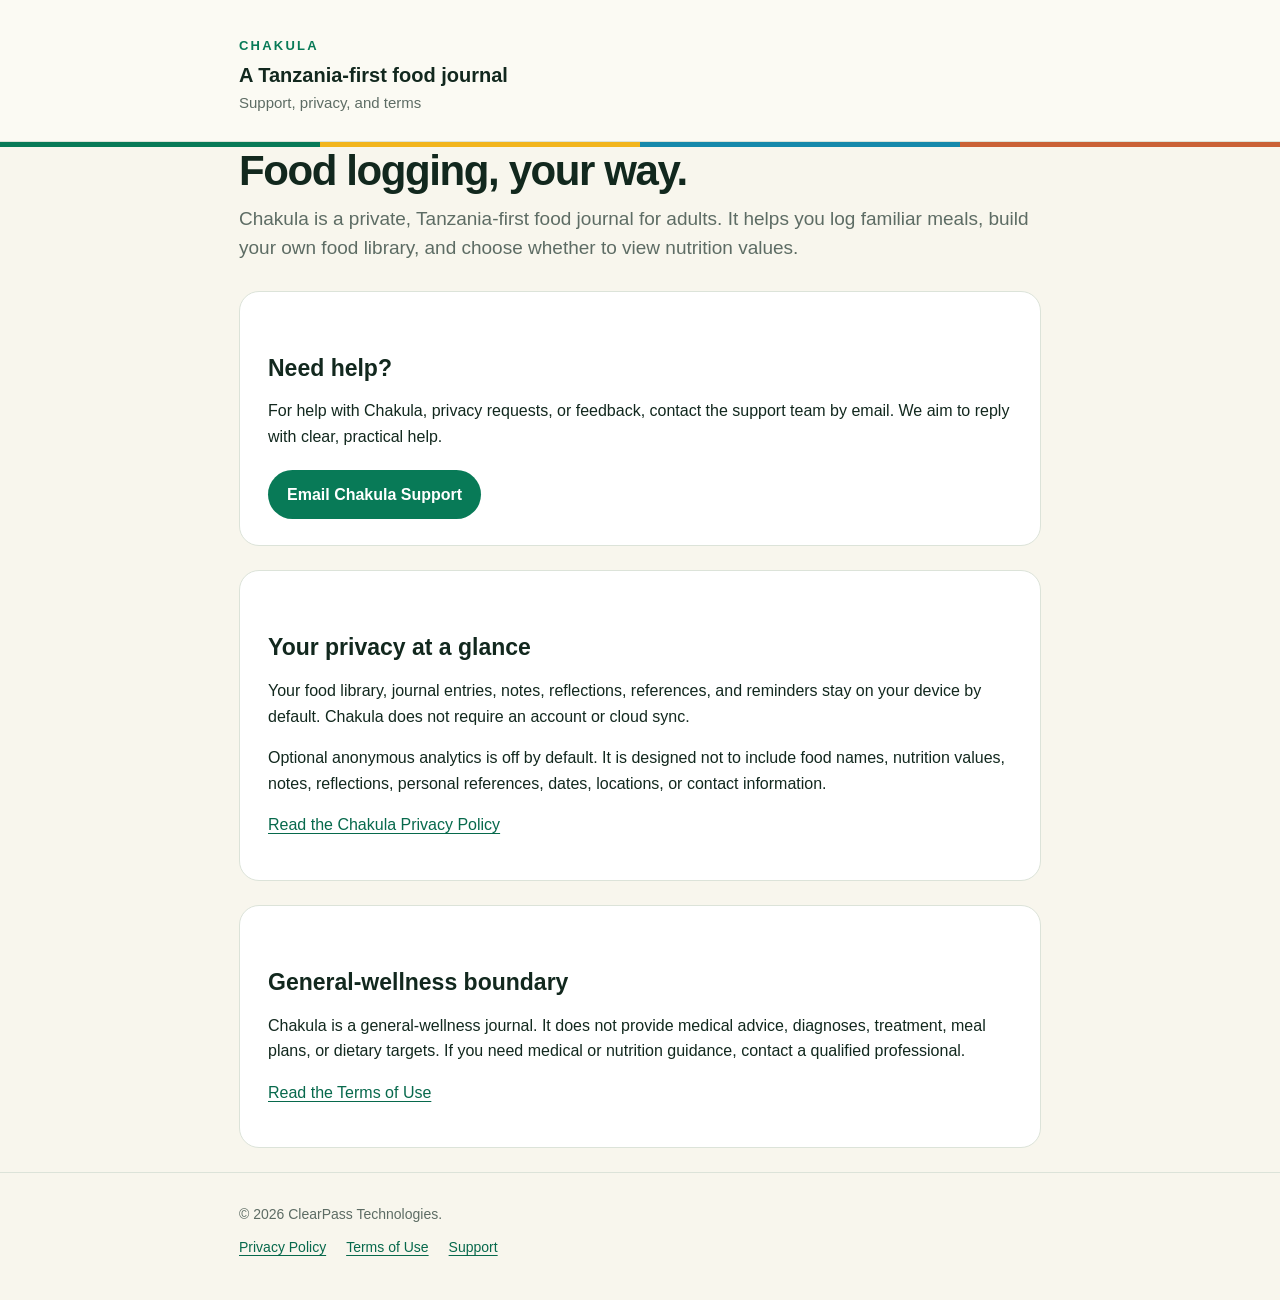
<file: index.html>
<!doctype html><html lang="en"><head><meta charset="utf-8"><meta name="viewport" content="width=device-width,initial-scale=1"><title>Chakula — Support & Privacy</title><meta name="description" content="Support, privacy, and terms for Chakula: Calorie & Macro."><link rel="stylesheet" href="styles.css"></head><body><header class="brand"><div class="wrap"><p class="brandmark">CHAKULA</p><p class="brandname">A Tanzania-first food journal</p><p class="tagline">Support, privacy, and terms</p></div></header><div class="stripe"></div><main class="wrap"><h1>Food logging, your way.</h1><p class="lede">Chakula is a private, Tanzania-first food journal for adults. It helps you log familiar meals, build your own food library, and choose whether to view nutrition values.</p><section class="card"><h2>Need help?</h2><p>For help with Chakula, privacy requests, or feedback, contact the support team by email. We aim to reply with clear, practical help.</p><a class="button" href="mailto:swoffordchristopher@gmail.com?subject=Chakula%20Support">Email Chakula Support</a></section><section class="card"><h2>Your privacy at a glance</h2><p>Your food library, journal entries, notes, reflections, references, and reminders stay on your device by default. Chakula does not require an account or cloud sync.</p><p>Optional anonymous analytics is off by default. It is designed not to include food names, nutrition values, notes, reflections, personal references, dates, locations, or contact information.</p><p><a href="privacy.html">Read the Chakula Privacy Policy</a></p></section><section class="card"><h2>General-wellness boundary</h2><p>Chakula is a general-wellness journal. It does not provide medical advice, diagnoses, treatment, meal plans, or dietary targets. If you need medical or nutrition guidance, contact a qualified professional.</p><p><a href="terms.html">Read the Terms of Use</a></p></section></main><footer><div class="wrap">© 2026 ClearPass Technologies. <div class="links"><a href="privacy.html">Privacy Policy</a><a href="terms.html">Terms of Use</a><a href="support.html">Support</a></div></div></footer></body></html>
</file>
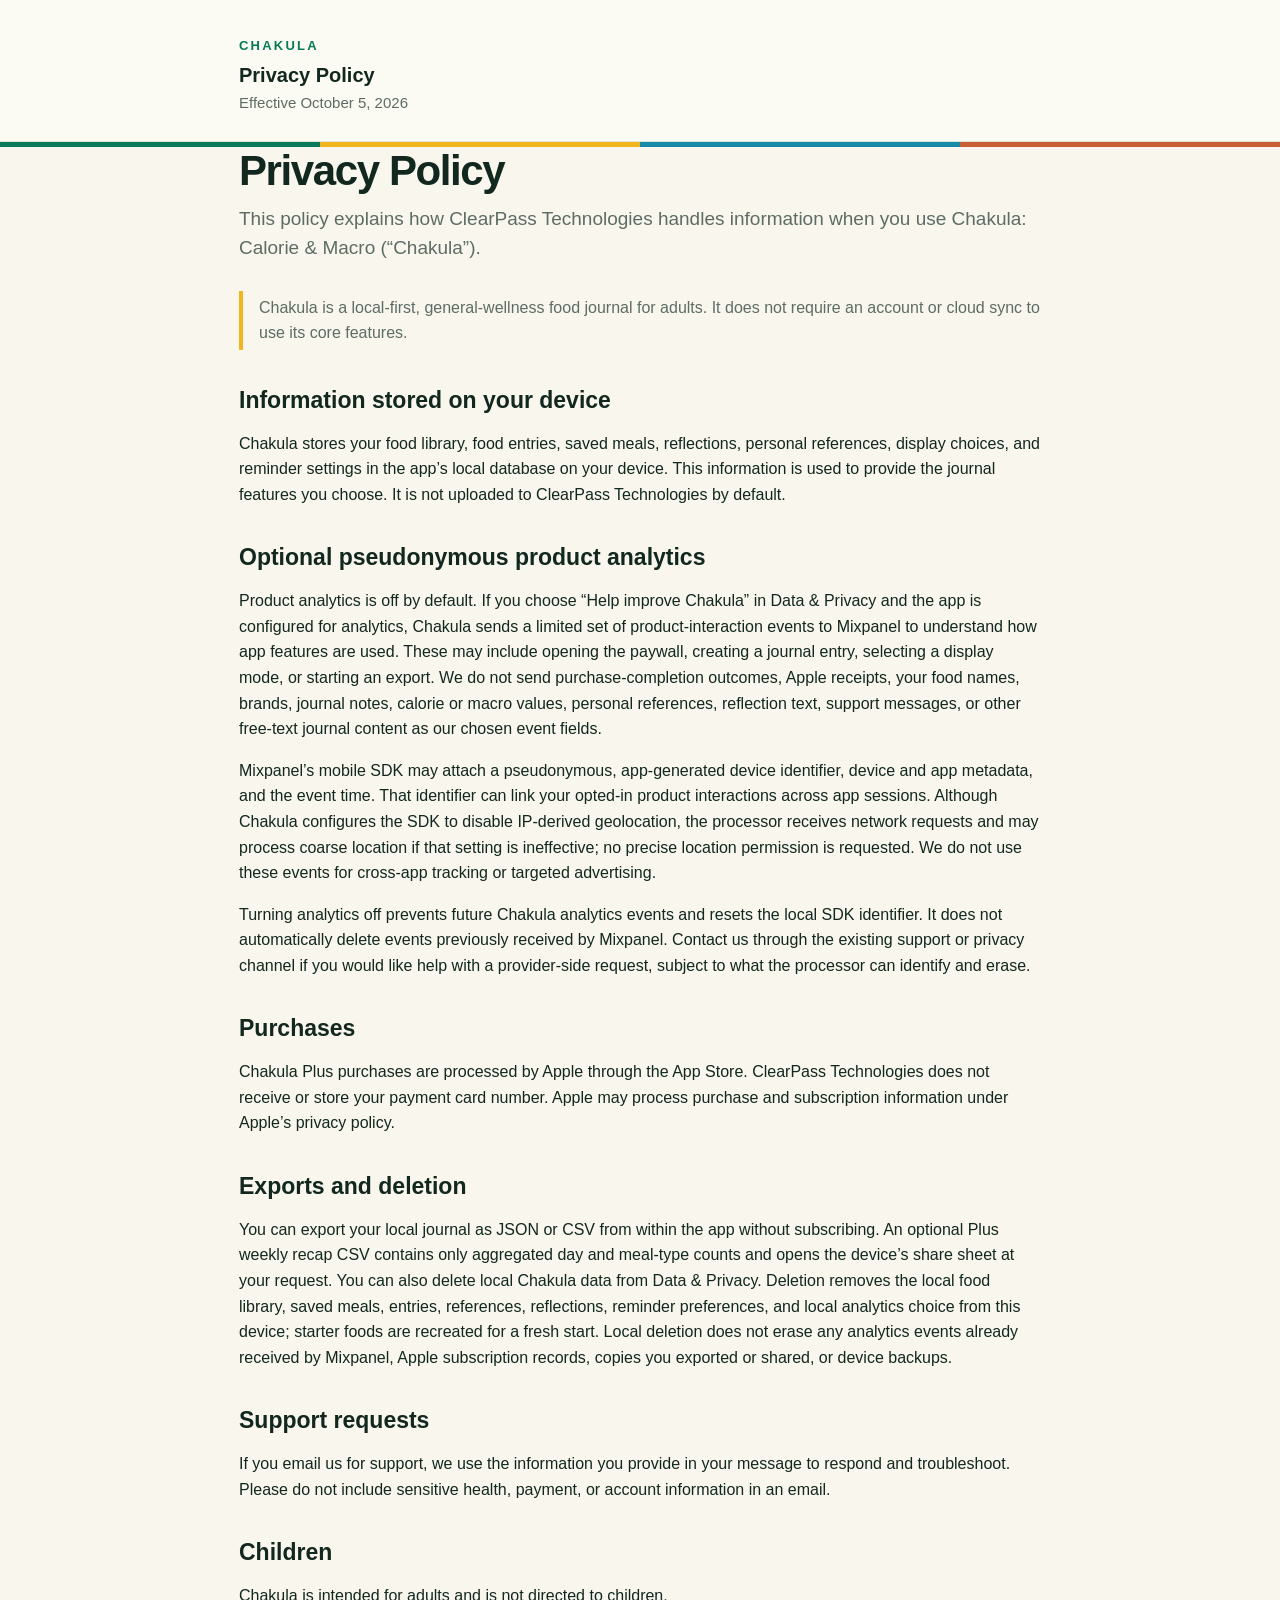
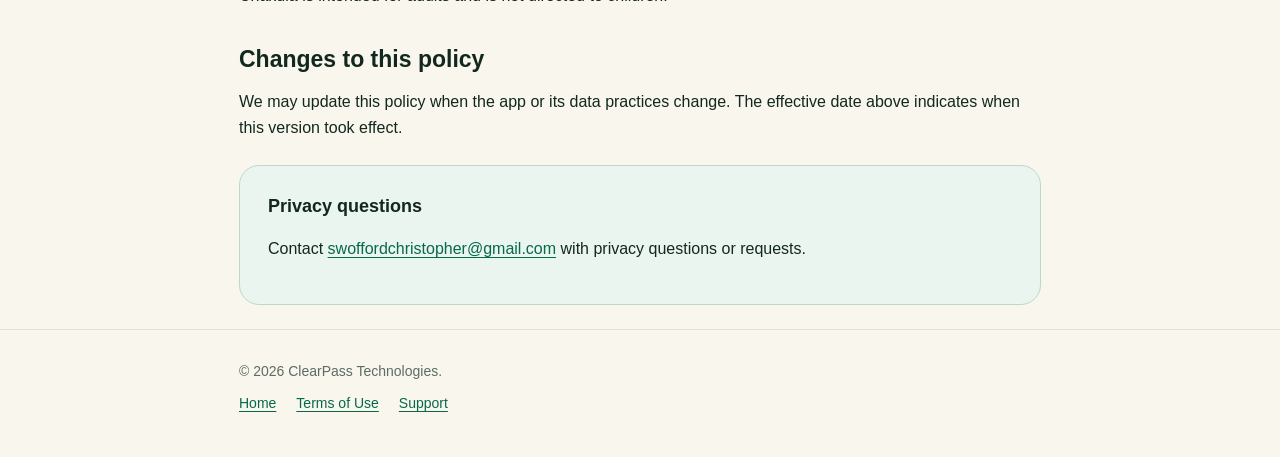
<file: privacy.html>
<!doctype html><html lang="en"><head><meta charset="utf-8"><meta name="viewport" content="width=device-width,initial-scale=1"><title>Chakula Privacy Policy</title><meta name="description" content="Privacy Policy for Chakula: Calorie & Macro."><link rel="stylesheet" href="styles.css"></head><body><header class="brand"><div class="wrap"><p class="brandmark">CHAKULA</p><p class="brandname">Privacy Policy</p><p class="tagline">Effective October 5, 2026</p></div></header><div class="stripe"></div><main class="wrap"><h1>Privacy Policy</h1><p class="lede">This policy explains how ClearPass Technologies handles information when you use Chakula: Calorie & Macro (“Chakula”).</p><p class="notice">Chakula is a local-first, general-wellness food journal for adults. It does not require an account or cloud sync to use its core features.</p><h2>Information stored on your device</h2><p>Chakula stores your food library, food entries, saved meals, reflections, personal references, display choices, and reminder settings in the app’s local database on your device. This information is used to provide the journal features you choose. It is not uploaded to ClearPass Technologies by default.</p><h2>Optional pseudonymous product analytics</h2><p>Product analytics is off by default. If you choose “Help improve Chakula” in Data &amp; Privacy and the app is configured for analytics, Chakula sends a limited set of product-interaction events to Mixpanel to understand how app features are used. These may include opening the paywall, creating a journal entry, selecting a display mode, or starting an export. We do not send purchase-completion outcomes, Apple receipts, your food names, brands, journal notes, calorie or macro values, personal references, reflection text, support messages, or other free-text journal content as our chosen event fields.</p><p>Mixpanel’s mobile SDK may attach a pseudonymous, app-generated device identifier, device and app metadata, and the event time. That identifier can link your opted-in product interactions across app sessions. Although Chakula configures the SDK to disable IP-derived geolocation, the processor receives network requests and may process coarse location if that setting is ineffective; no precise location permission is requested. We do not use these events for cross-app tracking or targeted advertising.</p><p>Turning analytics off prevents future Chakula analytics events and resets the local SDK identifier. It does not automatically delete events previously received by Mixpanel. Contact us through the existing support or privacy channel if you would like help with a provider-side request, subject to what the processor can identify and erase.</p><h2>Purchases</h2><p>Chakula Plus purchases are processed by Apple through the App Store. ClearPass Technologies does not receive or store your payment card number. Apple may process purchase and subscription information under Apple’s privacy policy.</p><h2>Exports and deletion</h2><p>You can export your local journal as JSON or CSV from within the app without subscribing. An optional Plus weekly recap CSV contains only aggregated day and meal-type counts and opens the device’s share sheet at your request. You can also delete local Chakula data from Data &amp; Privacy. Deletion removes the local food library, saved meals, entries, references, reflections, reminder preferences, and local analytics choice from this device; starter foods are recreated for a fresh start. Local deletion does not erase any analytics events already received by Mixpanel, Apple subscription records, copies you exported or shared, or device backups.</p><h2>Support requests</h2><p>If you email us for support, we use the information you provide in your message to respond and troubleshoot. Please do not include sensitive health, payment, or account information in an email.</p><h2>Children</h2><p>Chakula is intended for adults and is not directed to children.</p><h2>Changes to this policy</h2><p>We may update this policy when the app or its data practices change. The effective date above indicates when this version took effect.</p><section class="card contact"><strong>Privacy questions</strong><p>Contact <a href="mailto:swoffordchristopher@gmail.com?subject=Chakula%20Privacy">swoffordchristopher@gmail.com</a> with privacy questions or requests.</p></section></main><footer><div class="wrap">© 2026 ClearPass Technologies. <div class="links"><a href="index.html">Home</a><a href="terms.html">Terms of Use</a><a href="support.html">Support</a></div></div></footer></body></html>
</file>
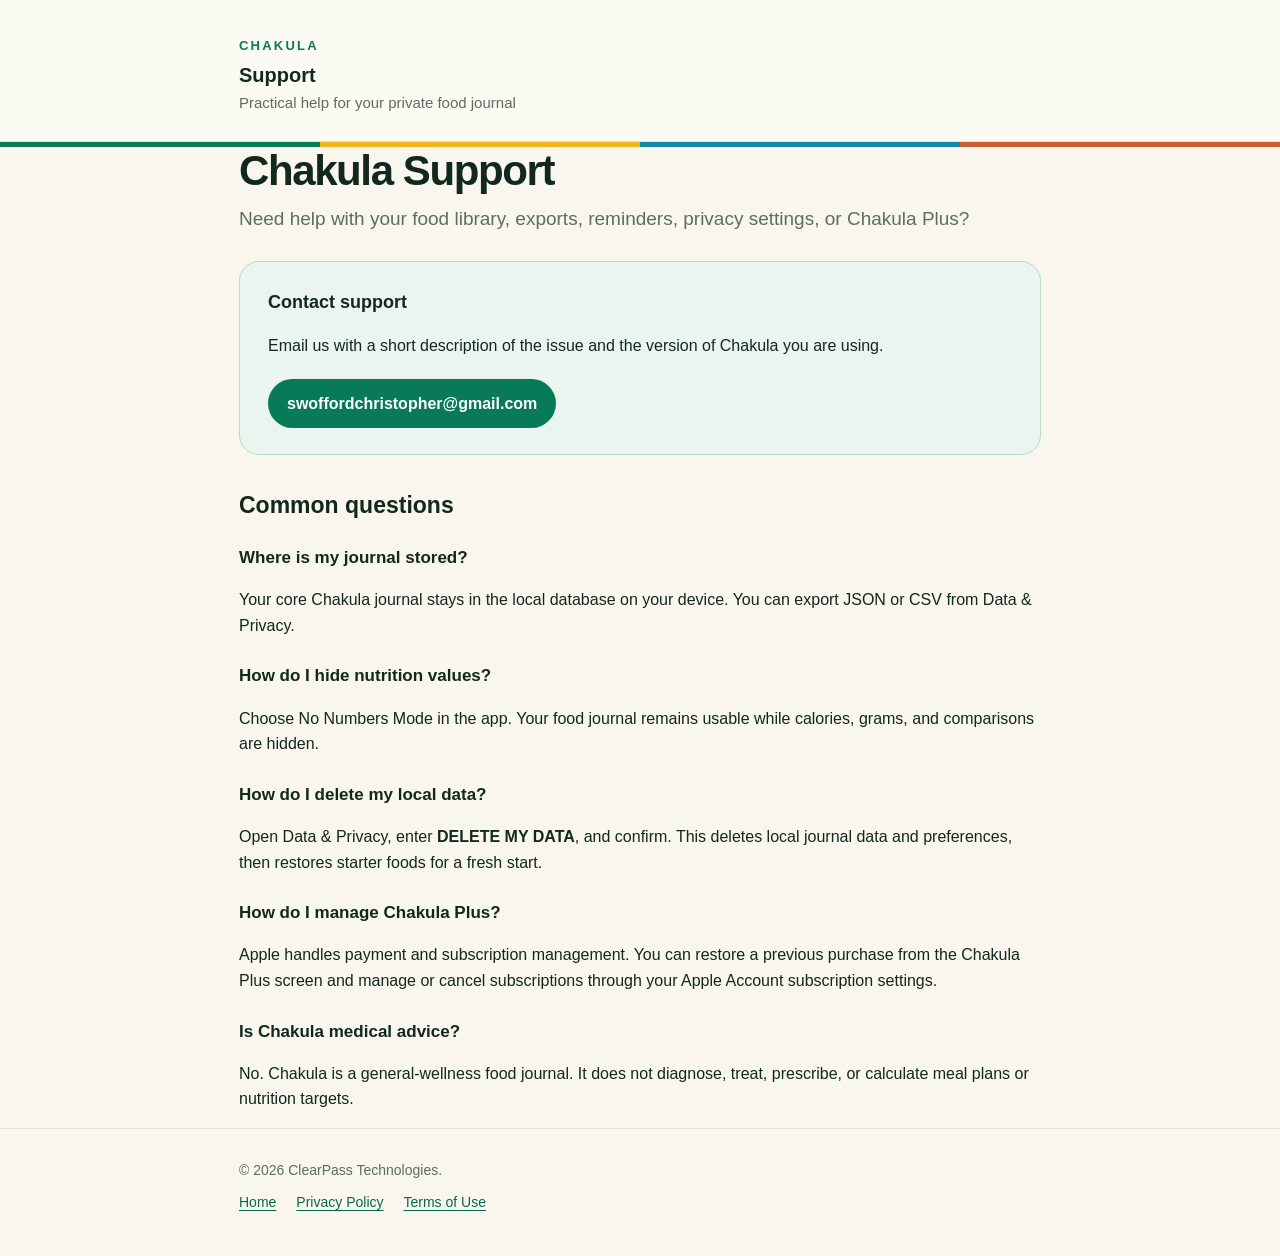
<file: support.html>
<!doctype html><html lang="en"><head><meta charset="utf-8"><meta name="viewport" content="width=device-width,initial-scale=1"><title>Chakula Support</title><meta name="description" content="Support for Chakula: Calorie & Macro."><link rel="stylesheet" href="styles.css"></head><body><header class="brand"><div class="wrap"><p class="brandmark">CHAKULA</p><p class="brandname">Support</p><p class="tagline">Practical help for your private food journal</p></div></header><div class="stripe"></div><main class="wrap"><h1>Chakula Support</h1><p class="lede">Need help with your food library, exports, reminders, privacy settings, or Chakula Plus?</p><section class="card contact"><strong>Contact support</strong><p>Email us with a short description of the issue and the version of Chakula you are using.</p><a class="button" href="mailto:swoffordchristopher@gmail.com?subject=Chakula%20Support">swoffordchristopher@gmail.com</a></section><h2>Common questions</h2><h3>Where is my journal stored?</h3><p>Your core Chakula journal stays in the local database on your device. You can export JSON or CSV from Data & Privacy.</p><h3>How do I hide nutrition values?</h3><p>Choose No Numbers Mode in the app. Your food journal remains usable while calories, grams, and comparisons are hidden.</p><h3>How do I delete my local data?</h3><p>Open Data & Privacy, enter <strong>DELETE MY DATA</strong>, and confirm. This deletes local journal data and preferences, then restores starter foods for a fresh start.</p><h3>How do I manage Chakula Plus?</h3><p>Apple handles payment and subscription management. You can restore a previous purchase from the Chakula Plus screen and manage or cancel subscriptions through your Apple Account subscription settings.</p><h3>Is Chakula medical advice?</h3><p>No. Chakula is a general-wellness food journal. It does not diagnose, treat, prescribe, or calculate meal plans or nutrition targets.</p></main><footer><div class="wrap">© 2026 ClearPass Technologies. <div class="links"><a href="index.html">Home</a><a href="privacy.html">Privacy Policy</a><a href="terms.html">Terms of Use</a></div></div></footer></body></html>
</file>
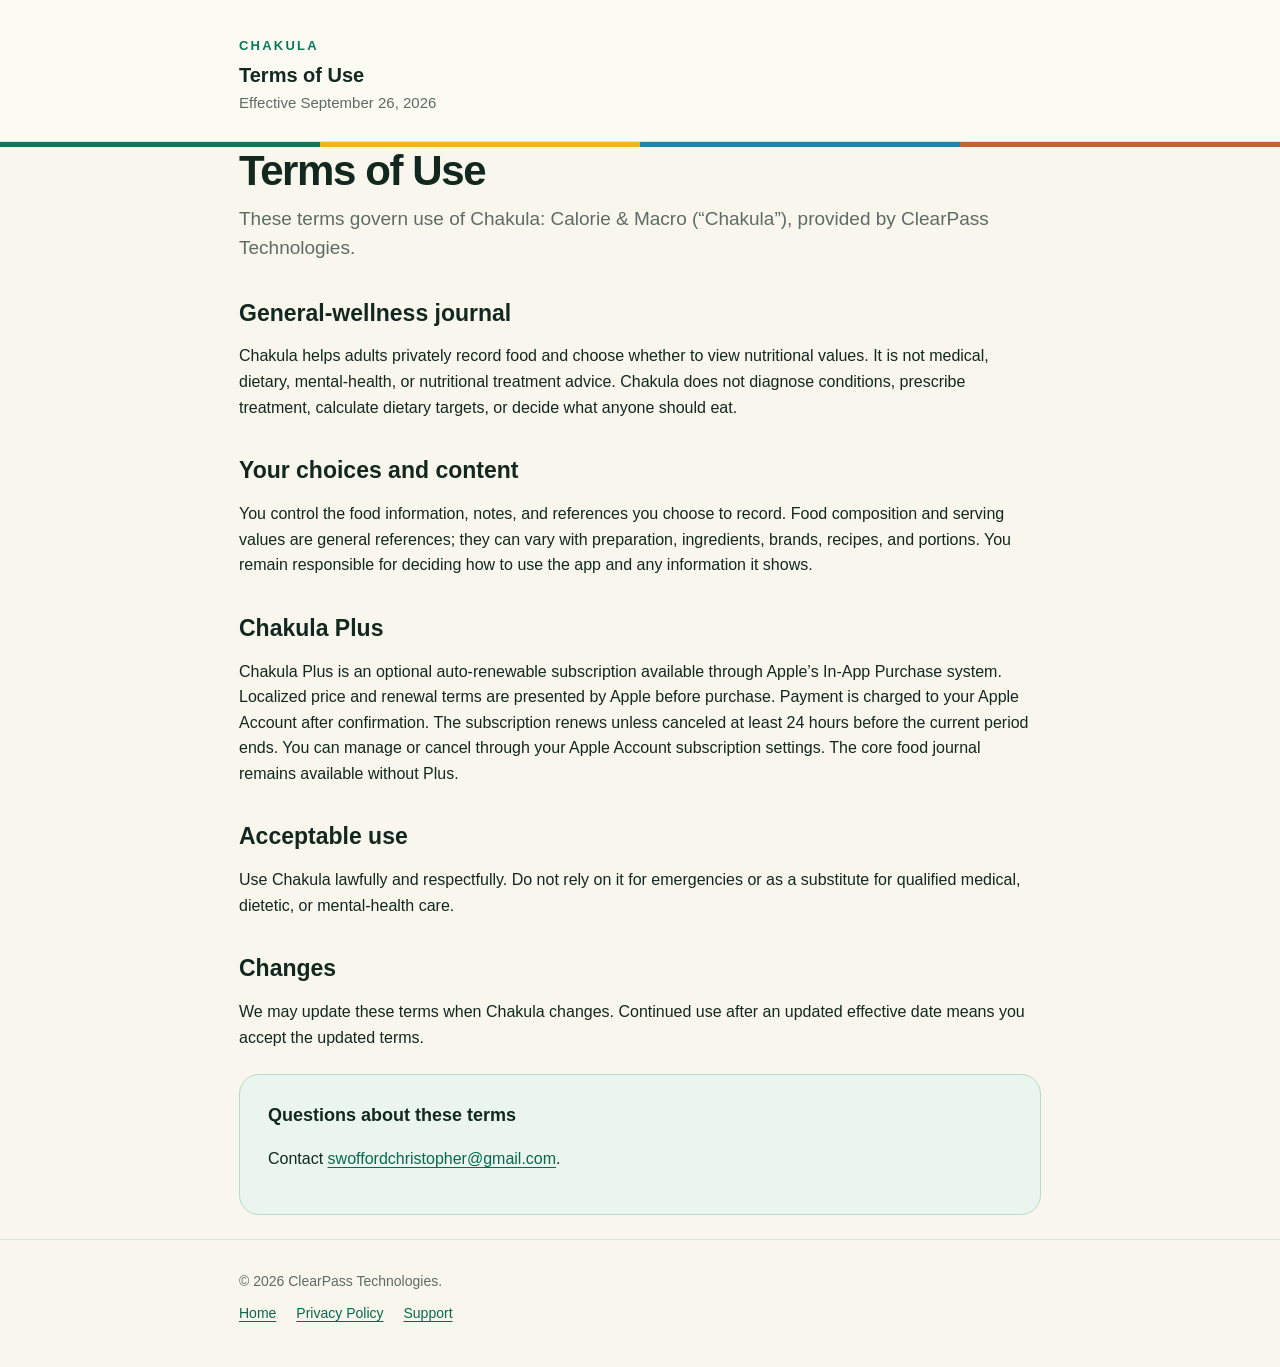
<file: terms.html>
<!doctype html><html lang="en"><head><meta charset="utf-8"><meta name="viewport" content="width=device-width,initial-scale=1"><title>Chakula Terms of Use</title><meta name="description" content="Terms of Use for Chakula: Calorie & Macro."><link rel="stylesheet" href="styles.css"></head><body><header class="brand"><div class="wrap"><p class="brandmark">CHAKULA</p><p class="brandname">Terms of Use</p><p class="tagline">Effective September 26, 2026</p></div></header><div class="stripe"></div><main class="wrap"><h1>Terms of Use</h1><p class="lede">These terms govern use of Chakula: Calorie & Macro (“Chakula”), provided by ClearPass Technologies.</p><h2>General-wellness journal</h2><p>Chakula helps adults privately record food and choose whether to view nutritional values. It is not medical, dietary, mental-health, or nutritional treatment advice. Chakula does not diagnose conditions, prescribe treatment, calculate dietary targets, or decide what anyone should eat.</p><h2>Your choices and content</h2><p>You control the food information, notes, and references you choose to record. Food composition and serving values are general references; they can vary with preparation, ingredients, brands, recipes, and portions. You remain responsible for deciding how to use the app and any information it shows.</p><h2>Chakula Plus</h2><p>Chakula Plus is an optional auto-renewable subscription available through Apple’s In-App Purchase system. Localized price and renewal terms are presented by Apple before purchase. Payment is charged to your Apple Account after confirmation. The subscription renews unless canceled at least 24 hours before the current period ends. You can manage or cancel through your Apple Account subscription settings. The core food journal remains available without Plus.</p><h2>Acceptable use</h2><p>Use Chakula lawfully and respectfully. Do not rely on it for emergencies or as a substitute for qualified medical, dietetic, or mental-health care.</p><h2>Changes</h2><p>We may update these terms when Chakula changes. Continued use after an updated effective date means you accept the updated terms.</p><section class="card contact"><strong>Questions about these terms</strong><p>Contact <a href="mailto:swoffordchristopher@gmail.com?subject=Chakula%20Terms">swoffordchristopher@gmail.com</a>.</p></section></main><footer><div class="wrap">© 2026 ClearPass Technologies. <div class="links"><a href="index.html">Home</a><a href="privacy.html">Privacy Policy</a><a href="support.html">Support</a></div></div></footer></body></html>
</file>
<file: styles.css>
:root{--ink:#12281e;--muted:#5d6c64;--paper:#f8f6ed;--surface:#ffffff;--green:#087a57;--gold:#f2b51d;--blue:#1689ab;--rust:#ca6136;--border:#dce3d9}*{box-sizing:border-box}body{margin:0;background:var(--paper);color:var(--ink);font-family:Inter,-apple-system,BlinkMacSystemFont,"Segoe UI",sans-serif;line-height:1.6}a{color:#07694c;text-underline-offset:3px}.wrap{max-width:850px;margin:0 auto;padding:0 24px}.brand{padding:36px 0 26px;border-bottom:1px solid var(--border);background:#fbfaf3}.brandmark{font-size:13px;font-weight:800;letter-spacing:.17em;color:var(--green);margin:0}.brandname{font-size:20px;font-weight:750;margin:2px 0 0}.tagline{color:var(--muted);font-size:15px;margin:0}.stripe{height:5px;background:linear-gradient(90deg,var(--green) 0 25%,var(--gold) 25% 50%,var(--blue) 50% 75%,var(--rust) 75%)}main{padding:50px 0 62px}h1{font-size:42px;line-height:1.12;letter-spacing:-1.4px;margin:0 0 10px}h2{font-size:23px;line-height:1.25;margin:36px 0 8px}h3{font-size:17px;margin:24px 0 6px}p,li{font-size:16px}.lede{font-size:19px;line-height:1.55;color:var(--muted);margin:0 0 28px}.card{background:var(--surface);border:1px solid var(--border);border-radius:20px;padding:26px 28px;margin:24px 0}.notice{border-left:4px solid var(--gold);padding:4px 0 4px 16px;color:var(--muted)}.contact{background:#eaf5ef;border-color:#b9daca}.contact strong{display:block;font-size:18px}.button{display:inline-block;margin-top:4px;background:var(--green);color:white;text-decoration:none;border-radius:999px;padding:12px 19px;font-weight:700}.button:hover{background:#056447}footer{border-top:1px solid var(--border);padding:30px 0 42px;color:var(--muted);font-size:14px}.links{display:flex;flex-wrap:wrap;gap:12px 20px;margin-top:10px}@media(max-width:600px){.wrap{padding:0 20px}h1{font-size:34px}.card{padding:20px}.brand{padding:27px 0 22px}main{padding-top:34px}}
</file>
